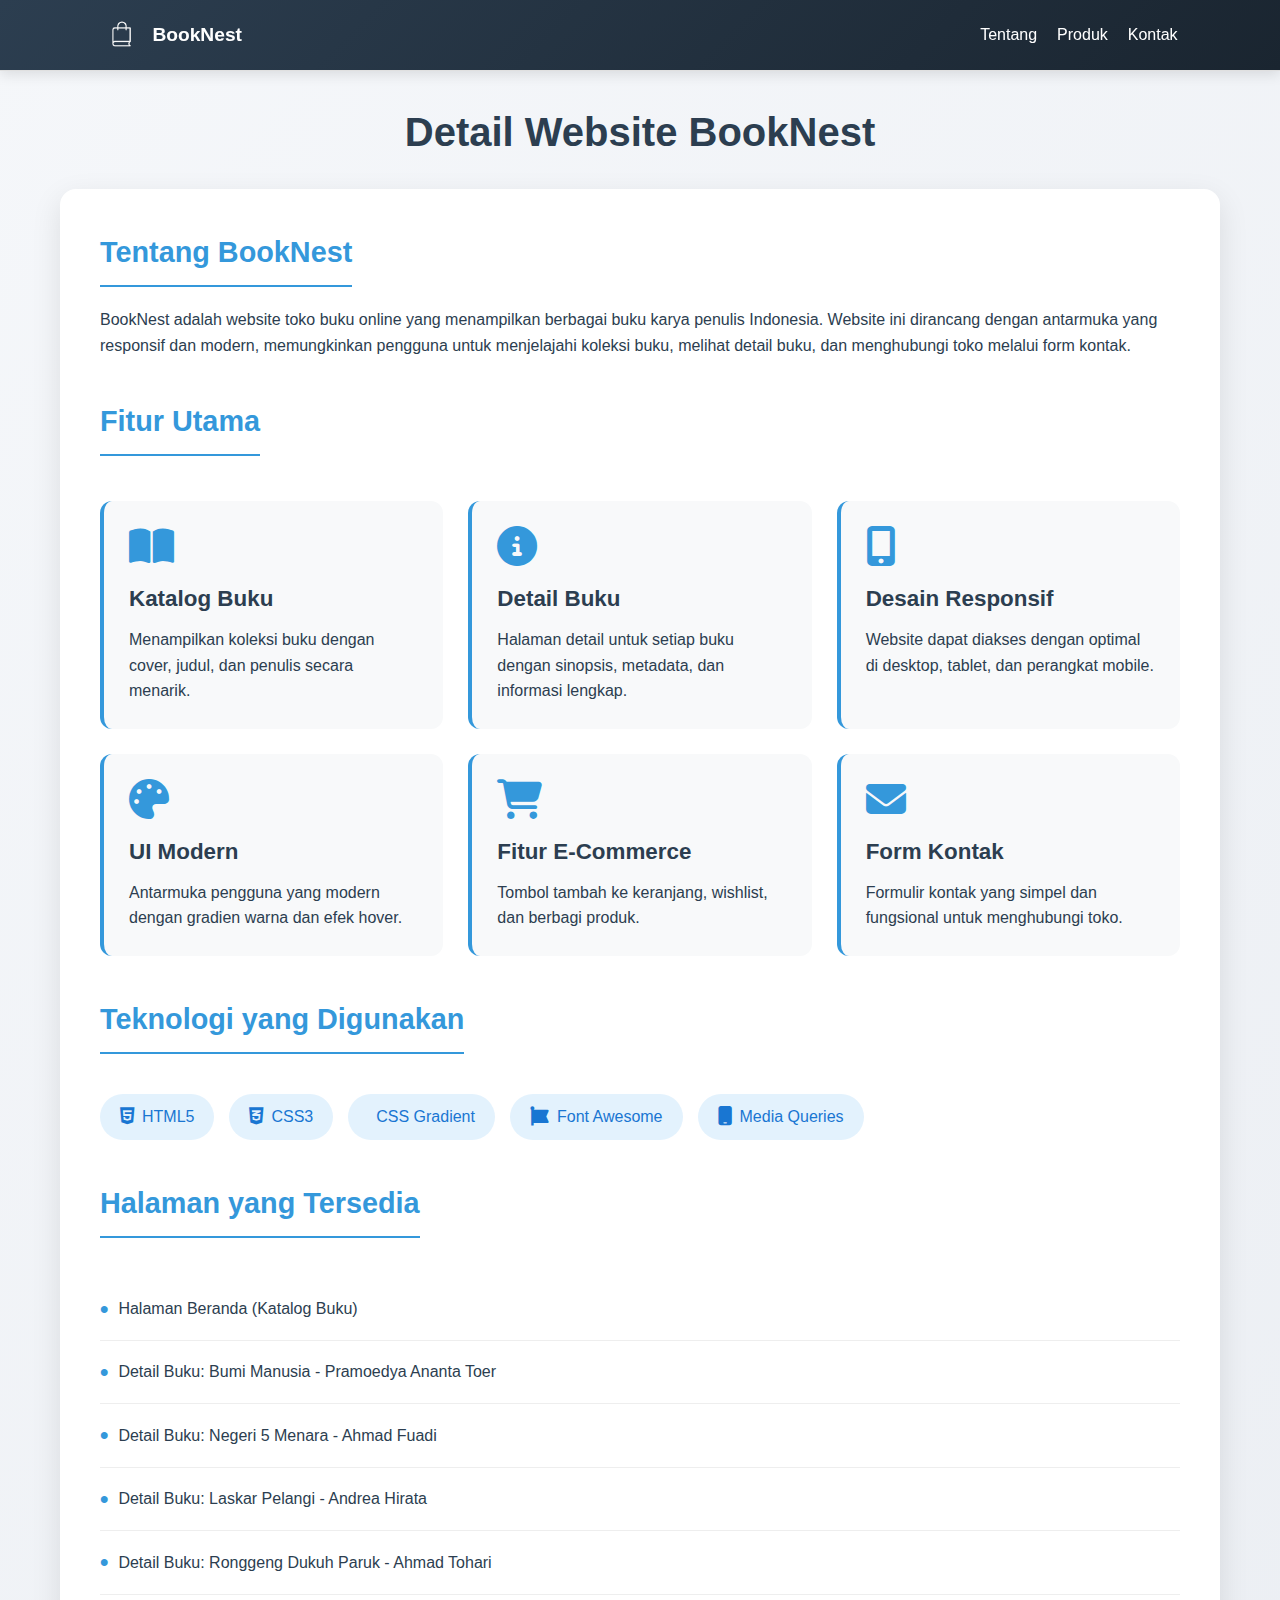
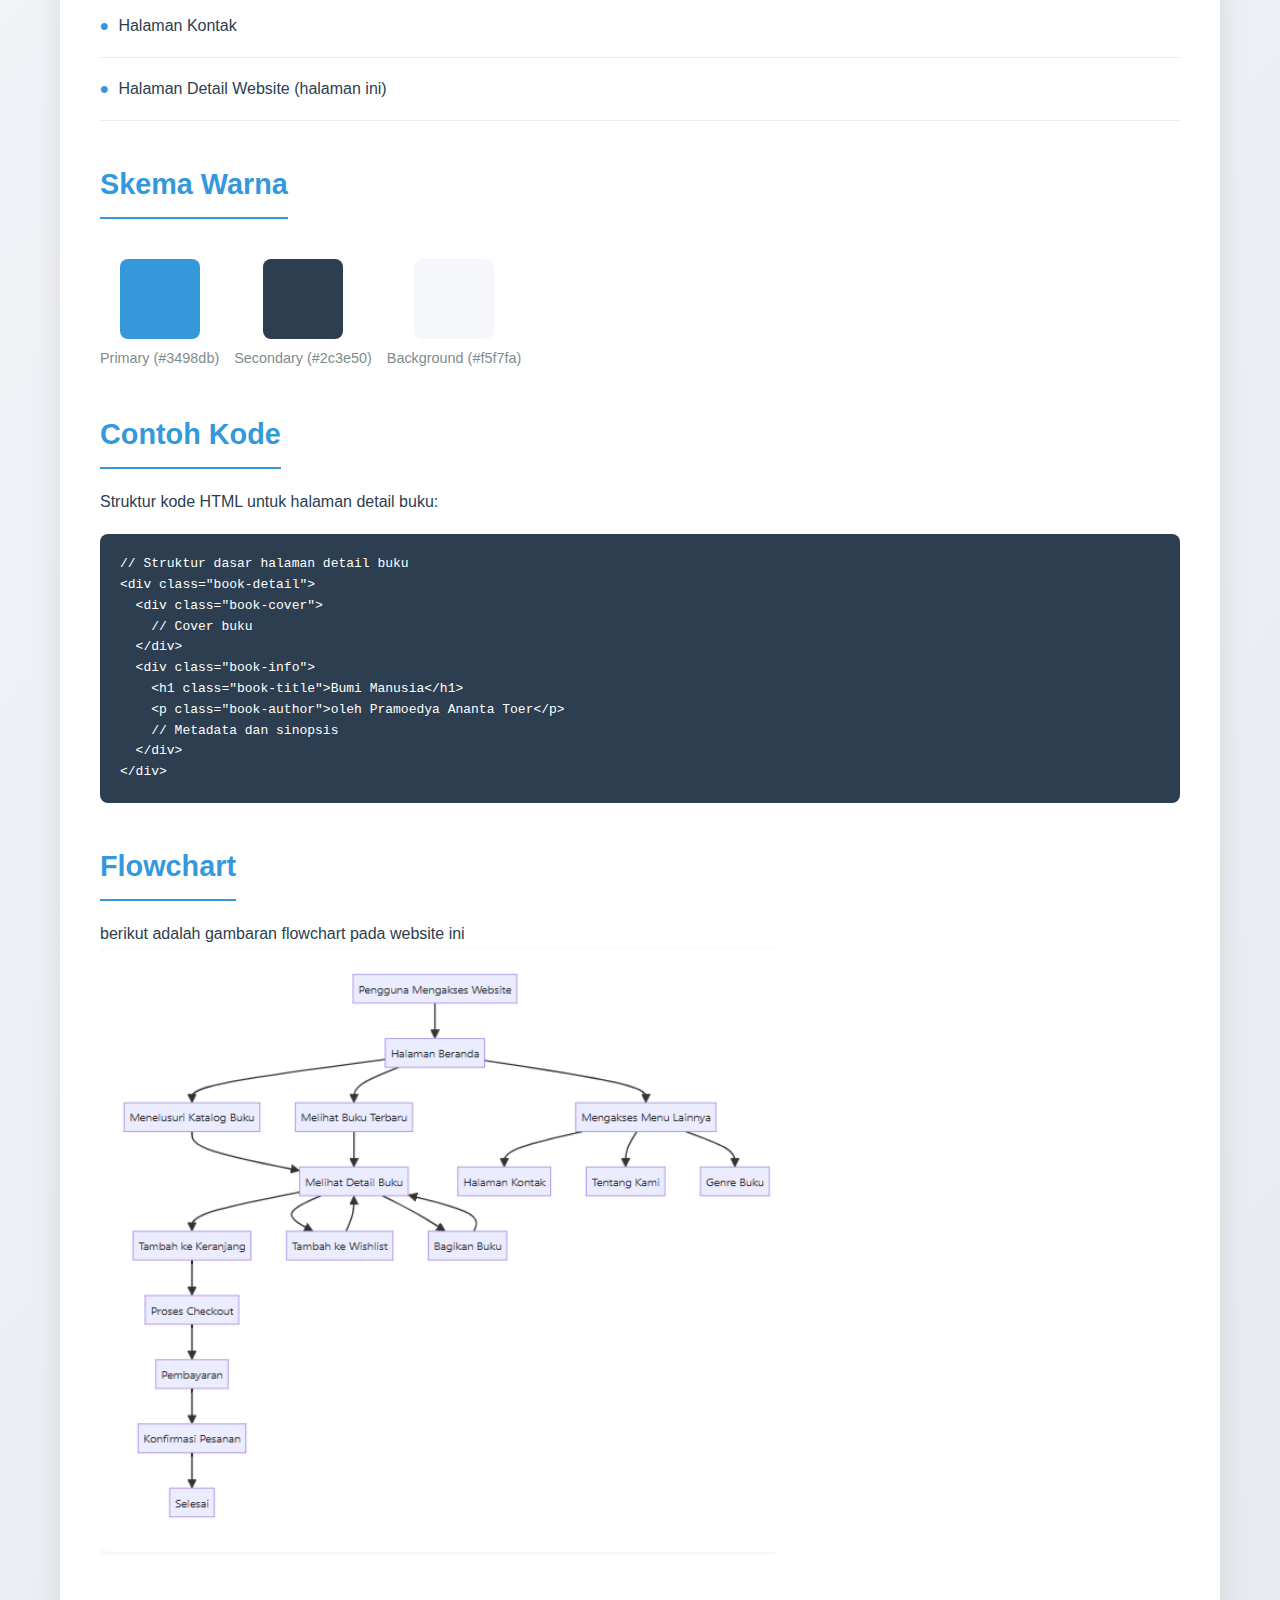
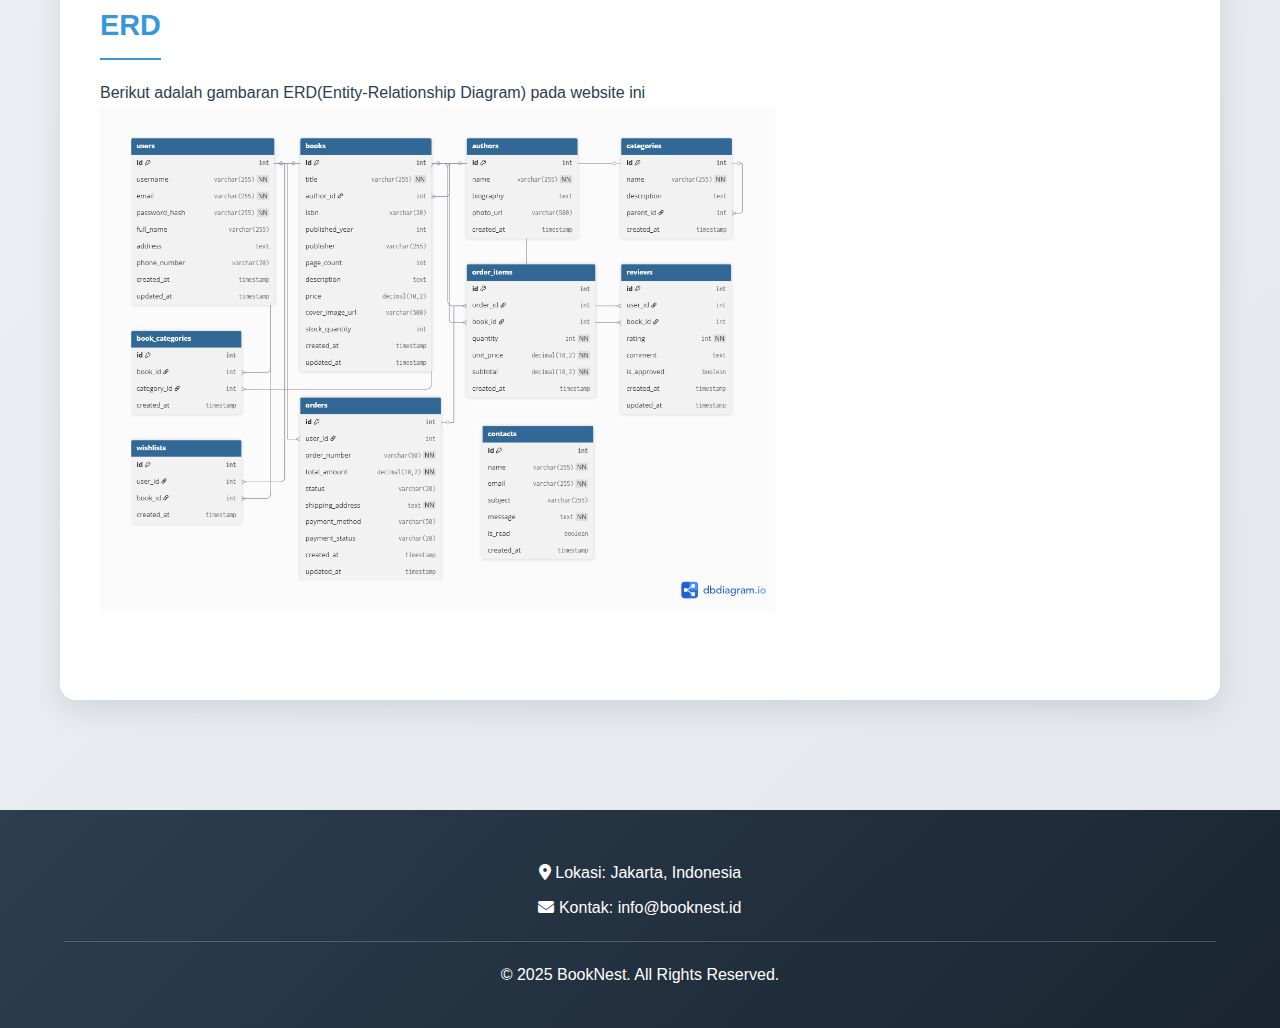
<file: detail-halaman.html>
<!DOCTYPE html>
<html lang="id">
<head>
    <meta charset="UTF-8">
    <meta name="viewport" content="width=device-width, initial-scale=1.0">
    <title>Detail Website - BookNest</title>
    <link rel="stylesheet" href="https://cdnjs.cloudflare.com/ajax/libs/font-awesome/6.4.0/css/all.min.css">
    <link rel="icon" href="assets/logo.png">
    <style>
        * {
            margin: 0;
            padding: 0;
            box-sizing: border-box;
            font-family: 'Segoe UI', Tahoma, Geneva, Verdana, sans-serif;
        }
        
        body {
            background: linear-gradient(135deg, #f5f7fa 0%, #e4e8ee 100%);
            color: #2c3e50;
            line-height: 1.6;
            min-height: 100vh;
        }
        
        .container {
            max-width: 1200px;
            margin: 0 auto;
            padding: 20px;
        }
        
        .navbar {
  display: flex;
  justify-content: space-between;
  align-items: center;
  padding: 15px 8%;
  backdrop-filter: blur(6px);
  position:fixed;
  top: 0;
  z-index: 1000;
  border-bottom: 1px solid #e0e0e0;
  box-shadow: 1px -7px 54px 1px rgba(0, 0, 0, 0.75);
  -webkit-box-shadow: 1px -7px 54px 1px rgba(0, 0, 0, 0.75);
  -moz-box-shadow: 1px -7px 54px 1px rgba(0, 0, 0, 0.75);
  background: linear-gradient(135deg, #2c3e50 0%, #1a2530 100%);
    color: white;
    box-shadow: 0 4px 12px rgba(0,0,0,0.1);
    width: 100%;
}

.logo-container {
  display: flex;
  align-items: center;
  text-decoration: none;
  color: #fff;
  font-weight: 700;
  font-size: 1.2rem;
}

.logo {
  width: 40px;
  margin-right: 10px;
}

.nav-links {
  list-style: none;
  display: flex;
  gap: 20px;
}

.nav-links a {
  text-decoration: none;
  color: #fff;
  font-weight: 500;
  transition: color 0.3s;
}

.nav-links a:hover {
  color: #0077cc;
}

        
        .page-title {
            text-align: center;
            margin-top: 80px;
            margin-bottom: 25px;
            font-size: 2.5rem;
            color: #2c3e50;
        }
        
        .website-detail {
            background: white;
            border-radius: 16px;
            padding: 40px;
            box-shadow: 0 10px 30px rgba(0,0,0,0.1);
            margin-bottom: 40px;
        }
        
        .section {
            margin-bottom: 40px;
        }
        
        .section-title {
            font-size: 1.8rem;
            color: #3498db;
            margin-bottom: 20px;
            padding-bottom: 10px;
            border-bottom: 2px solid #3498db;
            display: inline-block;
        }
        
        .feature-grid {
            display: grid;
            grid-template-columns: repeat(auto-fit, minmax(300px, 1fr));
            gap: 25px;
            margin: 25px 0;
        }
        
        .feature-card {
            background: #f8f9fa;
            padding: 25px;
            border-radius: 12px;
            transition: transform 0.3s;
            border-left: 4px solid #3498db;
        }
        
        .feature-card:hover {
            transform: translateY(-5px);
            box-shadow: 0 5px 15px rgba(0,0,0,0.1);
        }
        
        .feature-card i {
            font-size: 2.5rem;
            color: #3498db;
            margin-bottom: 15px;
        }
        
        .feature-card h3 {
            font-size: 1.4rem;
            margin-bottom: 10px;
            color: #2c3e50;
        }
        
        .tech-list {
            display: flex;
            flex-wrap: wrap;
            gap: 15px;
            margin: 20px 0;
        }
        
        .tech-item {
            background: #e3f2fd;
            padding: 10px 20px;
            border-radius: 50px;
            font-weight: 500;
            color: #1976d2;
            display: flex;
            align-items: center;
            gap: 8px;
        }
        
        .tech-item i {
            font-size: 1.2rem;
        }
        
        .page-list {
            list-style: none;
            margin: 20px 0;
        }
        
        .page-list li {
            padding: 12px 0;
            border-bottom: 1px solid #eee;
            display: flex;
            align-items: center;
            gap: 10px;
        }
        
        .page-list li:before {
            content: "•";
            color: #3498db;
            font-weight: bold;
            font-size: 1.5rem;
        }
        
        .color-palette {
            display: flex;
            flex-wrap: wrap;
            gap: 15px;
            margin: 20px 0;
        }
        
        .color-item {
            display: flex;
            flex-direction: column;
            align-items: center;
        }
        
        .color-box {
            width: 80px;
            height: 80px;
            border-radius: 8px;
            margin-bottom: 8px;
        }
        
        .color-name {
            font-size: 0.9rem;
            color: #7f8c8d;
        }
        
        .code-snippet {
            background: #2c3e50;
            color: white;
            padding: 20px;
            border-radius: 8px;
            margin: 20px 0;
            overflow-x: auto;
            font-family: monospace;
        }
        
        footer {
            background: linear-gradient(135deg, #2c3e50 0%, #1a2530 100%);
            color: white;
            padding: 40px 0;
            margin-top: 50px;
        }
        
        .footer-container {
            width: 90%;
            max-width: 1200px;
            margin: 0 auto;
            text-align: center;
        }
        
        .footer-info {
            margin-bottom: 20px;
        }
        
        .footer-info p {
            margin: 10px 0;
        }
        
        .copyright {
            margin-top: 20px;
            padding-top: 20px;
            border-top: 1px solid rgba(255, 255, 255, 0.2);
        }
        
        @media (max-width: 768px) {
            .header-container {
                flex-direction: column;
                gap: 15px;
            }
            
            nav ul {
                flex-wrap: wrap;
                justify-content: center;
            }
            
            .feature-grid {
                grid-template-columns: 1fr;
            }
            
            .tech-list {
                flex-direction: column;
            }
        }
    </style>
</head>
<body>
    <header>
        <nav class="navbar">
      <a href="#landing" class="logo-container">
        <img src="assets/logo.png" alt="Logo" class="logo">
        <span class="company-name">BookNest</span>
      </a>
      <ul class="nav-links">
        <li><a href="#profile">Tentang</a></li>
        <li><a href="#new-book">Produk</a></li>
        <li><a href="#contact">Kontak</a></li>
      </ul>
    </nav>
  </header>

    <div class="container">
        <h1 class="page-title">Detail Website BookNest</h1>
        
        <div class="website-detail">
            <div class="section">
                <h2 class="section-title">Tentang BookNest</h2>
                <p>BookNest adalah website toko buku online yang menampilkan berbagai buku karya penulis Indonesia. Website ini dirancang dengan antarmuka yang responsif dan modern, memungkinkan pengguna untuk menjelajahi koleksi buku, melihat detail buku, dan menghubungi toko melalui form kontak.</p>
            </div>
            
            <div class="section">
                <h2 class="section-title">Fitur Utama</h2>
                <div class="feature-grid">
                    <div class="feature-card">
                        <i class="fas fa-book-open"></i>
                        <h3>Katalog Buku</h3>
                        <p>Menampilkan koleksi buku dengan cover, judul, dan penulis secara menarik.</p>
                    </div>
                    
                    <div class="feature-card">
                        <i class="fas fa-info-circle"></i>
                        <h3>Detail Buku</h3>
                        <p>Halaman detail untuk setiap buku dengan sinopsis, metadata, dan informasi lengkap.</p>
                    </div>
                    
                    <div class="feature-card">
                        <i class="fas fa-mobile-alt"></i>
                        <h3>Desain Responsif</h3>
                        <p>Website dapat diakses dengan optimal di desktop, tablet, dan perangkat mobile.</p>
                    </div>
                    
                    <div class="feature-card">
                        <i class="fas fa-palette"></i>
                        <h3>UI Modern</h3>
                        <p>Antarmuka pengguna yang modern dengan gradien warna dan efek hover.</p>
                    </div>
                    
                    <div class="feature-card">
                        <i class="fas fa-shopping-cart"></i>
                        <h3>Fitur E-Commerce</h3>
                        <p>Tombol tambah ke keranjang, wishlist, dan berbagi produk.</p>
                    </div>
                    
                    <div class="feature-card">
                        <i class="fas fa-envelope"></i>
                        <h3>Form Kontak</h3>
                        <p>Formulir kontak yang simpel dan fungsional untuk menghubungi toko.</p>
                    </div>
                </div>
            </div>
            
            <div class="section">
                <h2 class="section-title">Teknologi yang Digunakan</h2>
                <div class="tech-list">
                    <div class="tech-item">
                        <i class="fab fa-html5"></i>
                        <span>HTML5</span>
                    </div>
                    <div class="tech-item">
                        <i class="fab fa-css3-alt"></i>
                        <span>CSS3</span>
                    </div>
                    <div class="tech-item">
                        <i class="fas fa-gradient"></i>
                        <span>CSS Gradient</span>
                    </div>
                    <div class="tech-item">
                        <i class="fab fa-font-awesome"></i>
                        <span>Font Awesome</span>
                    </div>
                    <div class="tech-item">
                        <i class="fas fa-mobile"></i>
                        <span>Media Queries</span>
                    </div>
                </div>
            </div>
            
            <div class="section">
                <h2 class="section-title">Halaman yang Tersedia</h2>
                <ul class="page-list">
                    <li>Halaman Beranda (Katalog Buku)</li>
                    <li>Detail Buku: Bumi Manusia - Pramoedya Ananta Toer</li>
                    <li>Detail Buku: Negeri 5 Menara - Ahmad Fuadi</li>
                    <li>Detail Buku: Laskar Pelangi - Andrea Hirata</li>
                    <li>Detail Buku: Ronggeng Dukuh Paruk - Ahmad Tohari</li>
                    <li>Halaman Kontak</li>
                    <li>Halaman Detail Website (halaman ini)</li>
                </ul>
            </div>
            
            <div class="section">
                <h2 class="section-title">Skema Warna</h2>
                <div class="color-palette">
                    <div class="color-item">
                        <div class="color-box" style="background: #3498db;"></div>
                        <span class="color-name">Primary (#3498db)</span>
                    </div>
                    <div class="color-item">
                        <div class="color-box" style="background: #2c3e50;"></div>
                        <span class="color-name">Secondary (#2c3e50)</span>
                    </div>
                    <div class="color-item">
                        <div class="color-box" style="background: #f5f7fa;"></div>
                        <span class="color-name">Background (#f5f7fa)</span>
                    </div>
                </div>
            </div>
            
            <div class="section">
                <h2 class="section-title">Contoh Kode</h2>
                <p>Struktur kode HTML untuk halaman detail buku:</p>
                <div class="code-snippet">
// Struktur dasar halaman detail buku<br>
&lt;div class="book-detail"&gt;<br>
&nbsp;&nbsp;&lt;div class="book-cover"&gt;<br>
&nbsp;&nbsp;&nbsp;&nbsp;// Cover buku<br>
&nbsp;&nbsp;&lt;/div&gt;<br>
&nbsp;&nbsp;&lt;div class="book-info"&gt;<br>
&nbsp;&nbsp;&nbsp;&nbsp;&lt;h1 class="book-title"&gt;Bumi Manusia&lt;/h1&gt;<br>
&nbsp;&nbsp;&nbsp;&nbsp;&lt;p class="book-author"&gt;oleh Pramoedya Ananta Toer&lt;/p&gt;<br>
&nbsp;&nbsp;&nbsp;&nbsp;// Metadata dan sinopsis<br>
&nbsp;&nbsp;&lt;/div&gt;<br>
&lt;/div&gt;
                </div>
            </div>
            <div class="section">
                <h2 class="section-title">Flowchart</h2>
                <p>berikut adalah gambaran flowchart pada website ini</p>
                <img src="assets/Flowchart-navigasi-pengguna.png" alt="flowchart" style="width: 75vh;">
            </div>
            <div class="section">
                <h2 class="section-title">ERD</h2>
                <p>Berikut adalah gambaran ERD(Entity-Relationship Diagram) pada website ini</p>
                <img src="assets/ERD.png" alt="ERD" style="width: 75vh;">
            </div>
        </div>
    </div>
    
    <footer>
        <div class="footer-container">
            <div class="footer-info">
                <p><i class="fas fa-map-marker-alt"></i> Lokasi: Jakarta, Indonesia</p>
                <p><i class="fas fa-envelope"></i> Kontak: info@booknest.id</p>
            </div>
            <div class="copyright">
                <p>© 2025 BookNest. All Rights Reserved.</p>
            </div>
        </div>
    </footer>
</body>
</html>
</file>
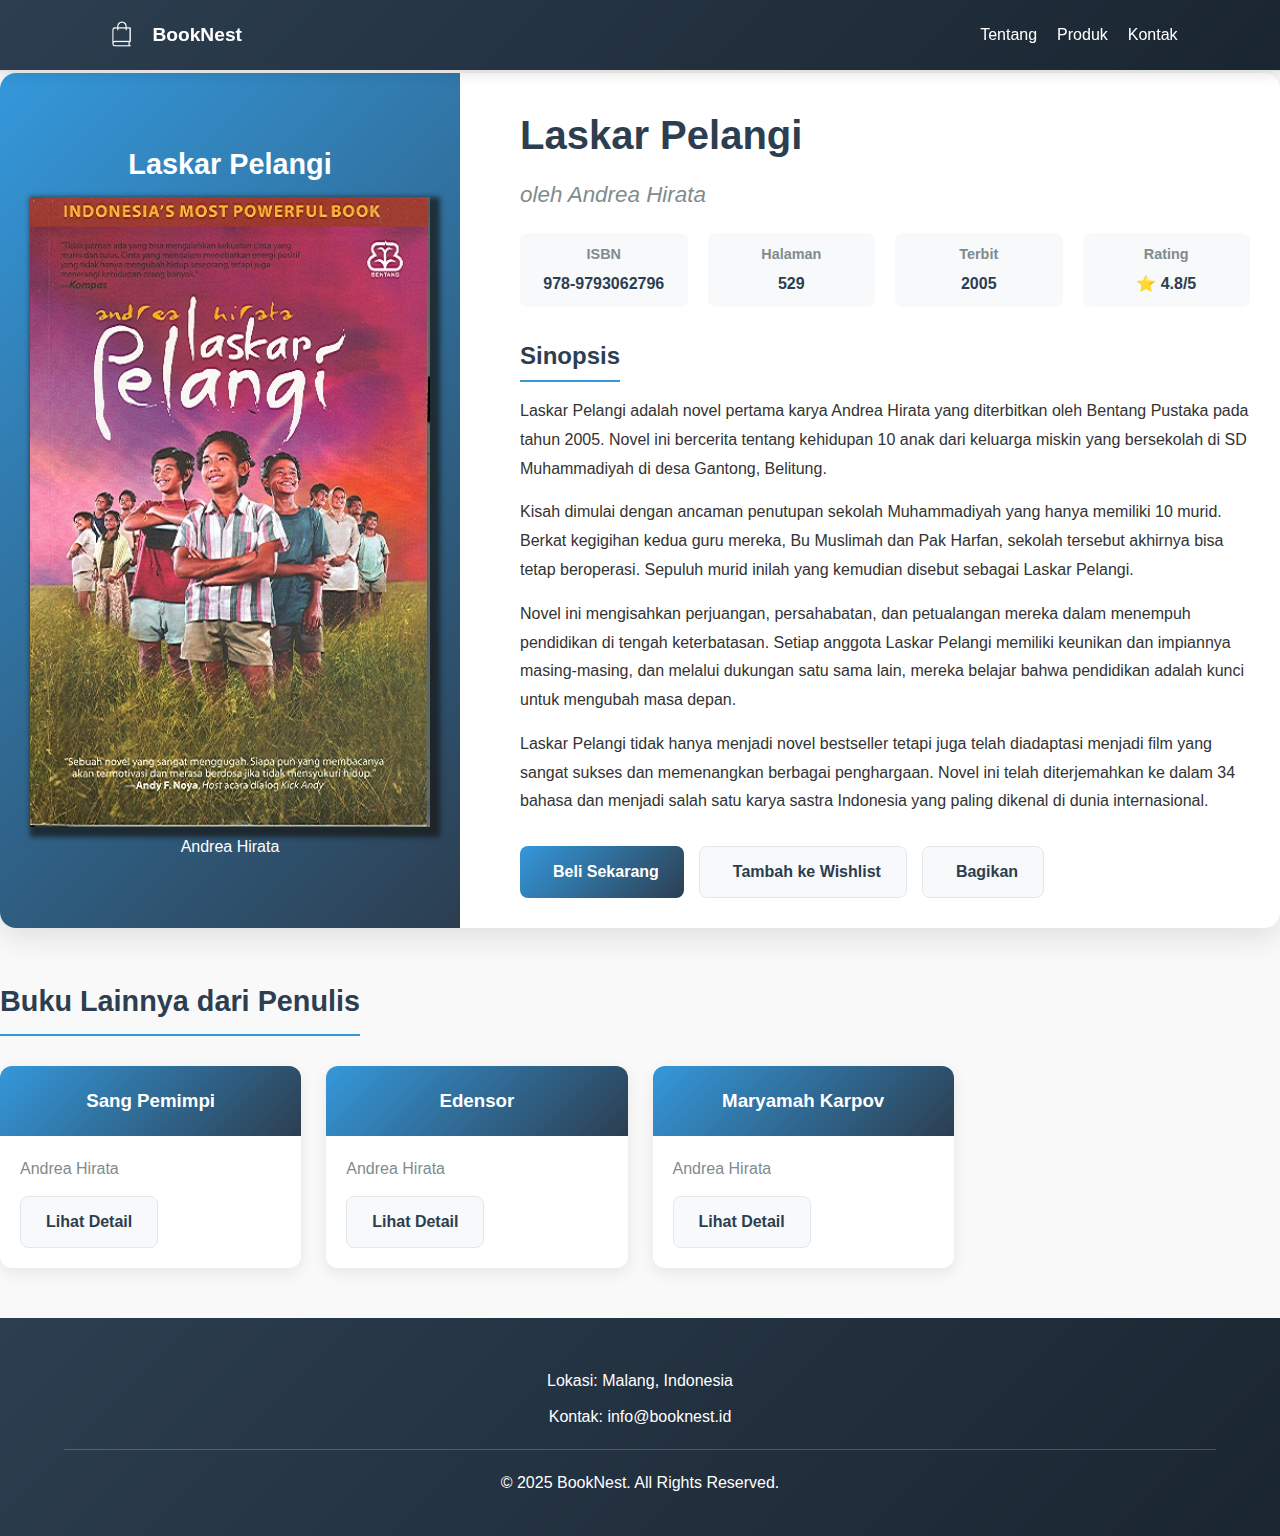
<file: buku-buku/laskar-pelangi.html>
<!DOCTYPE html>
<html lang="en">
<head>
    <meta charset="UTF-8">
    <meta name="viewport" content="width=device-width, initial-scale=1.0">
    <title>BookNest Marketplace</title>
    <link rel="icon" href="../assets/logo.png">
    <style>
        * {
  margin: 0;
  padding: 0;
  box-sizing: border-box;
  font-family: "Poppins", sans-serif;
}

html,body{
    scroll-behavior: smooth;
    height: 100%;
    background: #f9f9f9;
    color: #333;
    line-height: 1.6;
}

.page-wrapper {
    min-height: 100vh;
    display: flex;
    flex-direction: column;
}

/* Navbar */
.navbar {
  display: flex;
  justify-content: space-between;
  align-items: center;
  padding: 15px 8%;
  backdrop-filter: blur(6px);
  position:fixed;
  top: 0;
  z-index: 1000;
  border-bottom: 1px solid #e0e0e0;
  box-shadow: 1px -7px 54px 1px rgba(0, 0, 0, 0.75);
  -webkit-box-shadow: 1px -7px 54px 1px rgba(0, 0, 0, 0.75);
  -moz-box-shadow: 1px -7px 54px 1px rgba(0, 0, 0, 0.75);
  background: linear-gradient(135deg, #2c3e50 0%, #1a2530 100%);
    color: white;
    box-shadow: 0 4px 12px rgba(0,0,0,0.1);
    width: 100%;
}

.logo-container {
  display: flex;
  align-items: center;
  text-decoration: none;
  color: #fff;
  font-weight: 700;
  font-size: 1.2rem;
}

.logo {
  width: 40px;
  margin-right: 10px;
}

.nav-links {
  list-style: none;
  display: flex;
  gap: 20px;
}

.nav-links a {
  text-decoration: none;
  color: #fff;
  font-weight: 500;
  transition: color 0.3s;
}

.nav-links a:hover {
  color: #0077cc;
}

.breadcrumb {
            margin: 20px 0;
            font-size: 0.9rem;
            color: #7f8c8d;
        }
        
        .breadcrumb a {
            color: #3498db;
            text-decoration: none;
        }
        
        .breadcrumb a:hover {
            text-decoration: underline;
        }
        
        .book-detail {
            display: grid;
            grid-template-columns: 1fr 2fr;
            gap: 30px;
            margin: 30px 0;
            background: white;
            border-radius: 16px;
            overflow: hidden;
            box-shadow: 0 10px 30px rgba(0,0,0,0.1);
        }
        
        .book-cover {
            padding: 30px;
            display: flex;
            justify-content: center;
            align-items: center;
            background: linear-gradient(135deg, #3498db 0%, #2c3e50 100%);
        }
        
        .book-cover-content {
            text-align: center;
            color: white;
            
        }

        .book-cover img{
            width: 400px;
            box-shadow: 5px 5px 5px 5px rgb(25, 25, 25, 0.75);
        }
        
        .book-cover i {
            font-size: 8rem;
            margin-bottom: 20px;
        }
        
        .book-cover h2 {
            font-size: 1.8rem;
            margin-bottom: 10px;
        }
        
        .book-info {
            padding: 30px;
        }
        
        .book-title {
            font-size: 2.5rem;
            color: #2c3e50;
            margin-bottom: 10px;
        }
        
        .book-author {
            font-size: 1.4rem;
            color: #7f8c8d;
            margin-bottom: 20px;
            font-style: italic;
        }
        
        .book-meta {
            display: flex;
            gap: 20px;
            margin-bottom: 30px;
            flex-wrap: wrap;
        }
        
        .meta-item {
            background: #f8f9fa;
            padding: 10px 20px;
            border-radius: 8px;
            text-align: center;
            flex: 1;
            min-width: 120px;
        }
        
        .meta-item h4 {
            color: #7f8c8d;
            font-size: 0.9rem;
            margin-bottom: 5px;
        }
        
        .meta-item p {
            font-weight: 600;
            color: #2c3e50;
        }
        
        .book-description {
            margin-bottom: 30px;
        }
        
        .book-description h3 {
            font-size: 1.5rem;
            margin-bottom: 15px;
            color: #2c3e50;
            border-bottom: 2px solid #3498db;
            padding-bottom: 5px;
            display: inline-block;
        }
        
        .book-description p {
            line-height: 1.8;
            margin-bottom: 15px;
        }
        
        .action-buttons {
            display: flex;
            gap: 15px;
            margin-top: 30px;
            flex-wrap: wrap;
        }
        
        .btn {
            display: inline-flex;
            align-items: center;
            justify-content: center;
            padding: 12px 25px;
            border-radius: 8px;
            text-decoration: none;
            font-weight: 600;
            transition: all 0.3s ease;
            gap: 8px;
        }
        
        .btn-primary {
            background: linear-gradient(135deg, #3498db 0%, #2c3e50 100%);
            color: white;
        }
        
        .btn-primary:hover {
            transform: translateY(-3px);
            box-shadow: 0 5px 15px rgba(52, 152, 219, 0.4);
        }
        
        .btn-secondary {
            background: #f8f9fa;
            color: #2c3e50;
            border: 1px solid #e1e8ed;
        }
        
        .btn-secondary:hover {
            background: #e9ecef;
        }
        
        .related-books {
            margin: 50px 0;
        }
        
        .section-title {
            font-size: 1.8rem;
            color: #2c3e50;
            margin-bottom: 30px;
            padding-bottom: 10px;
            border-bottom: 2px solid #3498db;
            display: inline-block;
        }
        
        .books-grid {
            display: grid;
            grid-template-columns: repeat(auto-fill, minmax(250px, 1fr));
            gap: 25px;
        }
        
        .book-card {
            background: white;
            border-radius: 12px;
            overflow: hidden;
            box-shadow: 0 5px 15px rgba(0,0,0,0.08);
            transition: transform 0.3s;
        }
        
        .book-card:hover {
            transform: translateY(-5px);
            box-shadow: 0 10px 25px rgba(0,0,0,0.15);
        }
        
        .book-card-header {
            padding: 20px;
            background: linear-gradient(135deg, #3498db 0%, #2c3e50 100%);
            color: white;
            text-align: center;
        }
        
        .book-card-body {
            padding: 20px;
        }
        
        .book-card-title {
            font-size: 1.2rem;
            margin-bottom: 10px;
            color: #2c3e50;
        }
        
        .book-card-author {
            color: #7f8c8d;
            margin-bottom: 15px;
        }
        
        footer {
            background: linear-gradient(135deg, #2c3e50 0%, #1a2530 100%);
            color: white;
            padding: 40px 0;
            margin-top: 50px;
        }
        
        .footer-container {
            width: 90%;
            max-width: 1200px;
            margin: 0 auto;
            text-align: center;
        }
        
        .footer-info {
            margin-bottom: 20px;
        }
        
        .footer-info p {
            margin: 10px 0;
        }
        
        .copyright {
            margin-top: 20px;
            padding-top: 20px;
            border-top: 1px solid rgba(255, 255, 255, 0.2);
        }
             @media (max-width: 768px) {
    /* Layout utama untuk mobile */
    .book-detail {
        grid-template-columns: 1fr;
        gap: 20px;
    }
    
    /* Cover buku - tinggi maksimal 800px */
    .book-cover {
        padding: 20px;
        order: 2; /* Urutan kedua setelah judul */
        max-height: 800px;
        height: auto;
    }
    
    .book-cover i {
        font-size: 5rem;
        margin-bottom: 15px;
    }
    
    .book-cover h2 {
        font-size: 1.5rem;
    }
    
    /* Info buku - urutan pertama */
    .book-info {
        padding: 20px;
        order: 1;
    }
    
    .book-title {
        font-size: 2rem;
        text-align: center;
        margin-bottom: 10px;
    }
    
    .book-author {
        font-size: 1.2rem;
        text-align: center;
        margin-bottom: 25px;
    }
    
    /* Meta buku/statistik */
    .book-meta {
        order: 3;
        margin: 20px 0;
        gap: 15px;
    }
    
    .meta-item {
        min-width: calc(50% - 10px);
        flex: 0 0 calc(50% - 10px);
    }
    
    /* Sinopsis */
    .book-description {
        order: 4;
        margin-bottom: 25px;
    }
    
    .book-description h3 {
        font-size: 1.3rem;
        width: 100%;
        text-align: center;
    }
    
    /* Tombol aksi */
    .action-buttons {
        order: 5;
        flex-direction: column;
        gap: 12px;
    }
    
    .btn {
        width: 100%;
        justify-content: center;
    }
    
    /* Buku terkait */
    .related-books {
        order: 6;
        margin: 30px 0;
    }
    
    .section-title {
        font-size: 1.5rem;
        width: 100%;
        text-align: center;
    }
    
    .books-grid {
        grid-template-columns: 1fr;
        gap: 20px;
    }
    
    /* Header mobile */
    .header-container {
        flex-direction: column;
        gap: 15px;
        padding: 0 15px;
    }
    
    nav ul {
        flex-wrap: wrap;
        justify-content: center;
        gap: 10px;
    }
    
    /* Breadcrumb */
    .breadcrumb {
        padding: 0 15px;
        font-size: 0.8rem;
    }
    
    /* Footer mobile */
    .footer-container {
        padding: 0 15px;
    }
}

/* Media Query untuk Mobile Devices - PERBAIKAN */
@media (max-width: 768px) {
    /* Layout utama untuk mobile - PERBAIKAN URUTAN */
    .book-detail {
        grid-template-columns: 1fr;
        gap: 20px;
        display: flex;
        flex-direction: column;
    }
    
    /* JUDUL - Urutan 1 */
    .book-info {
        order: 1;
        padding: 20px;
    }
    
    .book-title {
        font-size: 2rem;
        text-align: center;
        margin-bottom: 10px;
    }
    
    .book-author {
        font-size: 1.2rem;
        text-align: center;
        margin-bottom: 15px;
    }
    
    /* COVER BUKU - Urutan 2 */
    .book-cover {
        order: 2;
        padding: 20px;
        max-height: 800px;
        height: auto;
    }
    
    .book-cover i {
        font-size: 5rem;
        margin-bottom: 15px;
    }
    
    .book-cover h2 {
        font-size: 1.5rem;
    }
    
    /* STATISTIK/META - Urutan 3 */
    .book-meta {
        order: 3;
        margin: 20px 0;
        gap: 15px;
    }
    
    .meta-item {
        min-width: calc(50% - 10px);
        flex: 0 0 calc(50% - 10px);
    }
    
    /* SINOPSIS - Urutan 4 */
    .book-description {
        order: 4;
        margin-bottom: 25px;
    }
    
    .book-description h3 {
        font-size: 1.3rem;
        width: 100%;
        text-align: center;
    }
    
    /* TOMBOL AKSI - Urutan 5 */
    .action-buttons {
        order: 5;
        flex-direction: column;
        gap: 12px;
        margin-top: 20px;
    }
    
    .btn {
        width: 100%;
        justify-content: center;
    }
    
    /* BUKU TERKAIT - Urutan 6 */
    .related-books {
        order: 6;
        margin: 30px 0;
    }
    
    .section-title {
        font-size: 1.5rem;
        width: 100%;
        text-align: center;
    }
    
    .books-grid {
        grid-template-columns: 1fr;
        gap: 20px;
    }
    
    /* Header mobile */
    .header-container {
        flex-direction: column;
        gap: 15px;
        padding: 0 15px;
    }
    
    nav ul {
        flex-wrap: wrap;
        justify-content: center;
        gap: 10px;
    }
    
    /* Breadcrumb */
    .breadcrumb {
        padding: 0 15px;
        font-size: 0.8rem;
        order: 0; /* Tetap di paling atas */
    }
    
    /* Footer mobile */
    .footer-container {
        padding: 0 15px;
    }
}

@media (max-width: 768px) {
    .book-detail {
        display: flex !important;
        flex-direction: column !important;
    }
    
    .book-info {
        order: 1 !important;
    }
    
    .book-cover {
        order: 2 !important;
    }
}
    </style>
</head>
<header>
    <nav class="navbar">
      <a href="../index.html" class="logo-container">
        <img src="../assets/logo.png" alt="Logo" class="logo">
        <span class="company-name">BookNest</span>
      </a>
      <ul class="nav-links">
        <li><a href="../index.html/#profile">Tentang</a></li>
        <li><a href="../index.html/#products">Produk</a></li>
        <li><a href="../index.html/#contact">Kontak</a></li>
      </ul>
    </nav>
  </header>
<body>
    <div class="container">
        <div class="breadcrumb">
            <a href="#">Beranda</a> > <a href="#">Katalog</a> > <a href="#">Fiksi</a> > Bumi Manusia
        </div>
        <div class="container">
        
            <div class="book-detail">
                <div class="book-cover">
                    <div class="book-cover-content">
                        <i class="fas fa-book"></i>
                        <h2>Laskar Pelangi</h2>
                        <img src="../assets/cover-laskar-pelangi.jpg" alt="cover-laskar-pelangi">
                        <p>Andrea Hirata</p>
                    </div>
                </div>
            
                <div class="book-info">
                    <h1 class="book-title">Laskar Pelangi</h1>
                    <p class="book-author">oleh Andrea Hirata</p>
                
                    <div class="book-meta">
                    <div class="meta-item">
                        <h4>ISBN</h4>
                        <p>978-9793062796</p>
                    </div>
                    <div class="meta-item">
                        <h4>Halaman</h4>
                        <p>529</p>
                    </div>
                    <div class="meta-item">
                        <h4>Terbit</h4>
                        <p>2005</p>
                    </div>
                    <div class="meta-item">
                        <h4>Rating</h4>
                        <p>⭐ 4.8/5</p>
                    </div>
                </div>
                
                    <div class="book-description">
                        <h3>Sinopsis</h3>
                        <p>Laskar Pelangi adalah novel pertama karya Andrea Hirata yang diterbitkan oleh Bentang Pustaka pada tahun 2005. Novel ini bercerita tentang kehidupan 10 anak dari keluarga miskin yang bersekolah di SD Muhammadiyah di desa Gantong, Belitung.</p>
                    
                    <p>Kisah dimulai dengan ancaman penutupan sekolah Muhammadiyah yang hanya memiliki 10 murid. Berkat kegigihan kedua guru mereka, Bu Muslimah dan Pak Harfan, sekolah tersebut akhirnya bisa tetap beroperasi. Sepuluh murid inilah yang kemudian disebut sebagai Laskar Pelangi.</p>
                    
                    <p>Novel ini mengisahkan perjuangan, persahabatan, dan petualangan mereka dalam menempuh pendidikan di tengah keterbatasan. Setiap anggota Laskar Pelangi memiliki keunikan dan impiannya masing-masing, dan melalui dukungan satu sama lain, mereka belajar bahwa pendidikan adalah kunci untuk mengubah masa depan.</p>
                    
                    <p>Laskar Pelangi tidak hanya menjadi novel bestseller tetapi juga telah diadaptasi menjadi film yang sangat sukses dan memenangkan berbagai penghargaan. Novel ini telah diterjemahkan ke dalam 34 bahasa dan menjadi salah satu karya sastra Indonesia yang paling dikenal di dunia internasional.</p>
                    </div>
                <div class="action-buttons">
                    <a href="#" class="btn btn-primary"><i class="fas fa-shopping-cart"></i> Beli Sekarang</a>
                    <a href="#" class="btn btn-secondary"><i class="fas fa-heart"></i> Tambah ke Wishlist</a>
                    <a href="#" class="btn btn-secondary"><i class="fas fa-share-alt"></i> Bagikan</a>
                </div>
            </div>
        </div>
        
        <div class="related-books">
            <h2 class="section-title">Buku Lainnya dari Penulis</h2>
            <div class="books-grid">
                <div class="book-card">
                    <div class="book-card-header">
                        <h3>Sang Pemimpi</h3>
                    </div>
                    <div class="book-card-body">
                        <p class="book-card-author">Andrea Hirata</p>
                        <a href="#" class="btn btn-secondary">Lihat Detail</a>
                    </div>
                </div>
                
                <div class="book-card">
                    <div class="book-card-header">
                        <h3>Edensor</h3>
                    </div>
                    <div class="book-card-body">
                        <p class="book-card-author">Andrea Hirata</p>
                        <a href="#" class="btn btn-secondary">Lihat Detail</a>
                    </div>
                </div>
                
                <div class="book-card">
                    <div class="book-card-header">
                        <h3>Maryamah Karpov</h3>
                    </div>
                    <div class="book-card-body">
                        <p class="book-card-author">Andrea Hirata</p>
                        <a href="#" class="btn btn-secondary">Lihat Detail</a>
                    </div>
                </div>
            </div>
        </div>
    </div>
    
    <footer>
        <div class="footer-container">
            <div class="footer-info">
                <p><i class="fas fa-map-marker-alt"></i> Lokasi: Malang, Indonesia</p>
                <p><i class="fas fa-envelope"></i> Kontak: info@booknest.id</p>
            </div>
            <div class="copyright">
                <p>© 2025 BookNest. All Rights Reserved.</p>
            </div>
        </div>
    </footer>
</body>
</html>
</file>
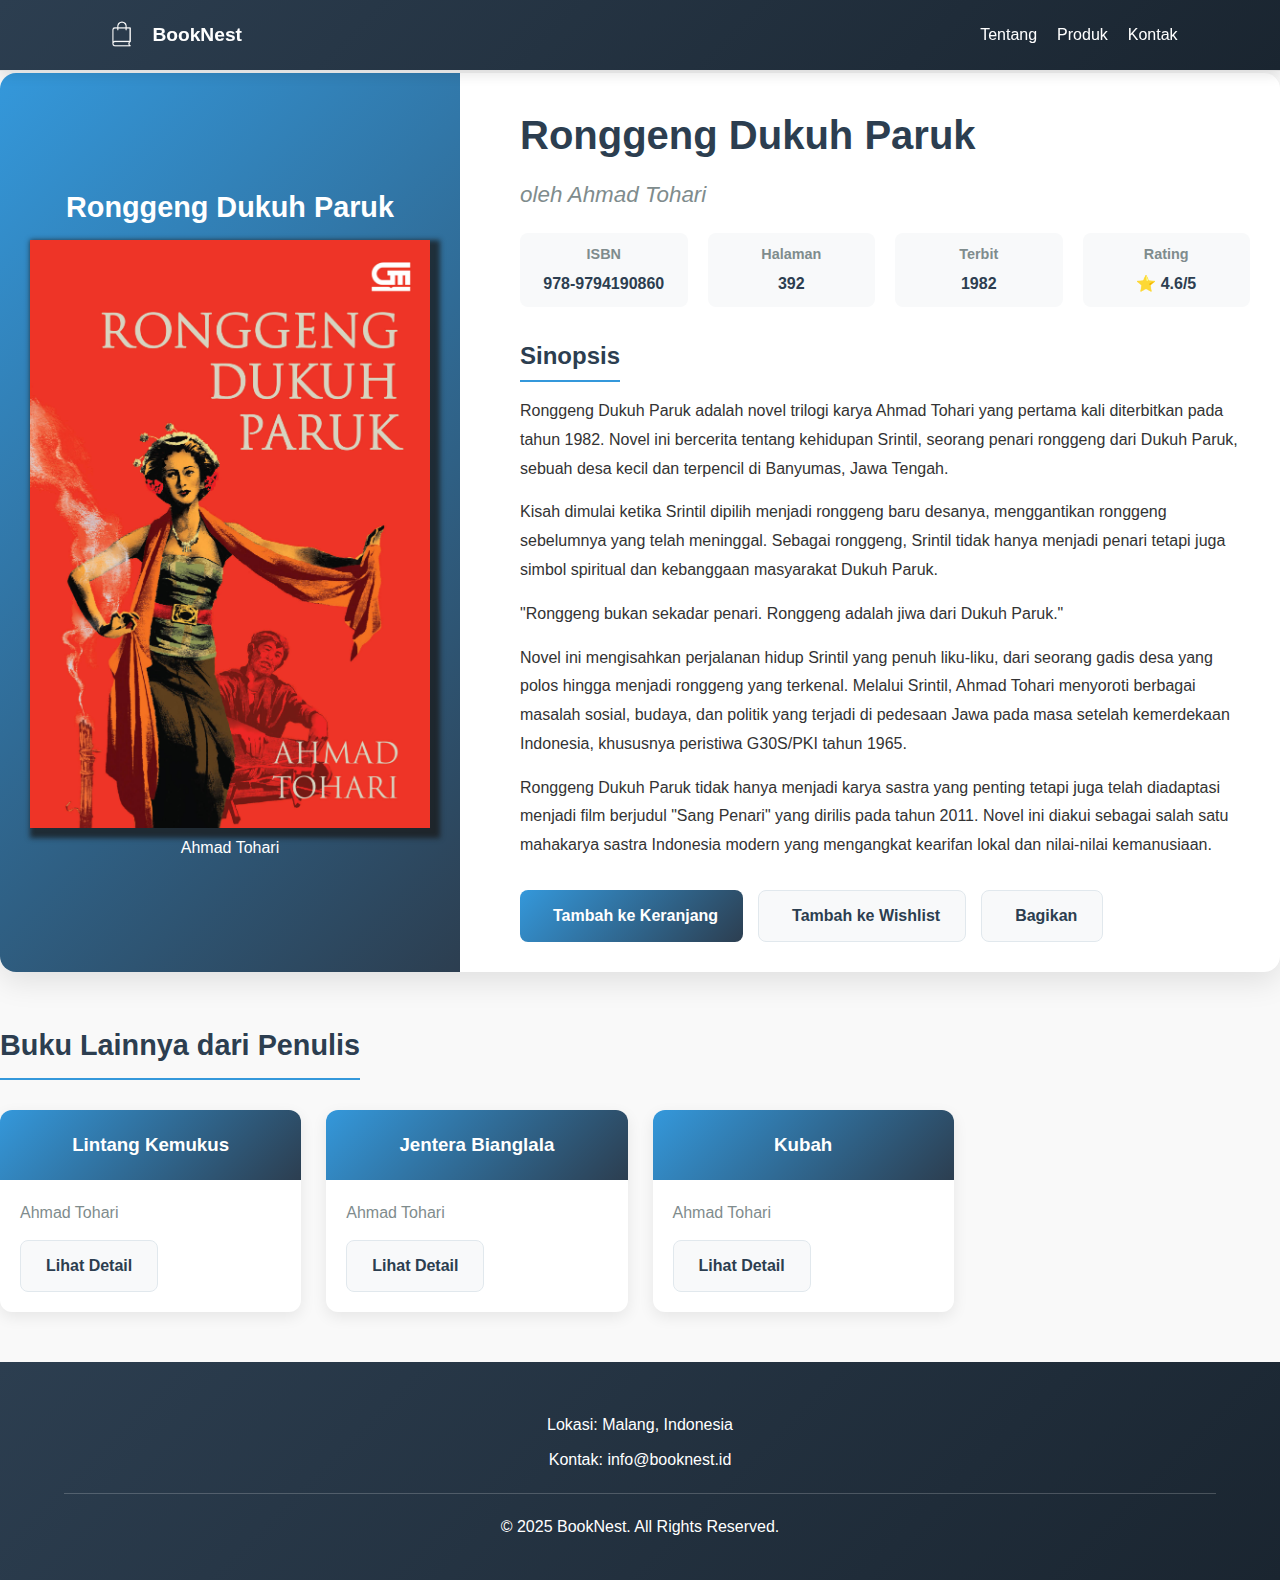
<file: buku-buku/ronggeng-dukuh-paruk.html>
<!DOCTYPE html>
<html lang="en">
<head>
    <meta charset="UTF-8">
    <meta name="viewport" content="width=device-width, initial-scale=1.0">
    <title>BookNest Marketplace</title>
    <link rel="icon" href="../assets/logo.png">
    <style>
        * {
  margin: 0;
  padding: 0;
  box-sizing: border-box;
  font-family: "Poppins", sans-serif;
}

html,body{
    scroll-behavior: smooth;
    height: 100%;
    background: #f9f9f9;
    color: #333;
    line-height: 1.6;
}

.page-wrapper {
    min-height: 100vh;
    display: flex;
    flex-direction: column;
}

/* Navbar */
.navbar {
  display: flex;
  justify-content: space-between;
  align-items: center;
  padding: 15px 8%;
  backdrop-filter: blur(6px);
  position:fixed;
  top: 0;
  z-index: 1000;
  border-bottom: 1px solid #e0e0e0;
  box-shadow: 1px -7px 54px 1px rgba(0, 0, 0, 0.75);
  -webkit-box-shadow: 1px -7px 54px 1px rgba(0, 0, 0, 0.75);
  -moz-box-shadow: 1px -7px 54px 1px rgba(0, 0, 0, 0.75);
  background: linear-gradient(135deg, #2c3e50 0%, #1a2530 100%);
    color: white;
    box-shadow: 0 4px 12px rgba(0,0,0,0.1);
    width: 100%;
}

.logo-container {
  display: flex;
  align-items: center;
  text-decoration: none;
  color: #fff;
  font-weight: 700;
  font-size: 1.2rem;
}

.logo {
  width: 40px;
  margin-right: 10px;
}

.nav-links {
  list-style: none;
  display: flex;
  gap: 20px;
}

.nav-links a {
  text-decoration: none;
  color: #fff;
  font-weight: 500;
  transition: color 0.3s;
}

.nav-links a:hover {
  color: #0077cc;
}

.breadcrumb {
            margin: 20px 0;
            font-size: 0.9rem;
            color: #7f8c8d;
        }
        
        .breadcrumb a {
            color: #3498db;
            text-decoration: none;
        }
        
        .breadcrumb a:hover {
            text-decoration: underline;
        }
        
        .book-detail {
            display: grid;
            grid-template-columns: 1fr 2fr;
            gap: 30px;
            margin: 30px 0;
            background: white;
            border-radius: 16px;
            overflow: hidden;
            box-shadow: 0 10px 30px rgba(0,0,0,0.1);
        }
        
        .book-cover {
            padding: 30px;
            display: flex;
            justify-content: center;
            align-items: center;
            background: linear-gradient(135deg, #3498db 0%, #2c3e50 100%);
        }
        
        .book-cover-content {
            text-align: center;
            color: white;
            
        }

        .book-cover-content img{
            box-shadow: 5px 5px 5px 5px rgb(25, 25, 25, 0.75);
            width: 400px;
        }
        
        .book-cover i {
            font-size: 8rem;
            margin-bottom: 20px;
        }
        
        .book-cover h2 {
            font-size: 1.8rem;
            margin-bottom: 10px;
        }
        
        .book-info {
            padding: 30px;
        }
        
        .book-title {
            font-size: 2.5rem;
            color: #2c3e50;
            margin-bottom: 10px;
        }
        
        .book-author {
            font-size: 1.4rem;
            color: #7f8c8d;
            margin-bottom: 20px;
            font-style: italic;
        }
        
        .book-meta {
            display: flex;
            gap: 20px;
            margin-bottom: 30px;
            flex-wrap: wrap;
        }
        
        .meta-item {
            background: #f8f9fa;
            padding: 10px 20px;
            border-radius: 8px;
            text-align: center;
            flex: 1;
            min-width: 120px;
        }
        
        .meta-item h4 {
            color: #7f8c8d;
            font-size: 0.9rem;
            margin-bottom: 5px;
        }
        
        .meta-item p {
            font-weight: 600;
            color: #2c3e50;
        }
        
        .book-description {
            margin-bottom: 30px;
        }
        
        .book-description h3 {
            font-size: 1.5rem;
            margin-bottom: 15px;
            color: #2c3e50;
            border-bottom: 2px solid #3498db;
            padding-bottom: 5px;
            display: inline-block;
        }
        
        .book-description p {
            line-height: 1.8;
            margin-bottom: 15px;
        }
        
        .action-buttons {
            display: flex;
            gap: 15px;
            margin-top: 30px;
            flex-wrap: wrap;
        }
        
        .btn {
            display: inline-flex;
            align-items: center;
            justify-content: center;
            padding: 12px 25px;
            border-radius: 8px;
            text-decoration: none;
            font-weight: 600;
            transition: all 0.3s ease;
            gap: 8px;
        }
        
        .btn-primary {
            background: linear-gradient(135deg, #3498db 0%, #2c3e50 100%);
            color: white;
        }
        
        .btn-primary:hover {
            transform: translateY(-3px);
            box-shadow: 0 5px 15px rgba(52, 152, 219, 0.4);
        }
        
        .btn-secondary {
            background: #f8f9fa;
            color: #2c3e50;
            border: 1px solid #e1e8ed;
        }
        
        .btn-secondary:hover {
            background: #e9ecef;
        }
        
        .related-books {
            margin: 50px 0;
        }
        
        .section-title {
            font-size: 1.8rem;
            color: #2c3e50;
            margin-bottom: 30px;
            padding-bottom: 10px;
            border-bottom: 2px solid #3498db;
            display: inline-block;
        }
        
        .books-grid {
            display: grid;
            grid-template-columns: repeat(auto-fill, minmax(250px, 1fr));
            gap: 25px;
        }
        
        .book-card {
            background: white;
            border-radius: 12px;
            overflow: hidden;
            box-shadow: 0 5px 15px rgba(0,0,0,0.08);
            transition: transform 0.3s;
        }
        
        .book-card:hover {
            transform: translateY(-5px);
            box-shadow: 0 10px 25px rgba(0,0,0,0.15);
        }
        
        .book-card-header {
            padding: 20px;
            background: linear-gradient(135deg, #3498db 0%, #2c3e50 100%);
            color: white;
            text-align: center;
        }
        
        .book-card-body {
            padding: 20px;
        }
        
        .book-card-title {
            font-size: 1.2rem;
            margin-bottom: 10px;
            color: #2c3e50;
        }
        
        .book-card-author {
            color: #7f8c8d;
            margin-bottom: 15px;
        }
        
        footer {
            background: linear-gradient(135deg, #2c3e50 0%, #1a2530 100%);
            color: white;
            padding: 40px 0;
            margin-top: 50px;
        }
        
        .footer-container {
            width: 90%;
            max-width: 1200px;
            margin: 0 auto;
            text-align: center;
        }
        
        .footer-info {
            margin-bottom: 20px;
        }
        
        .footer-info p {
            margin: 10px 0;
        }
        
        .copyright {
            margin-top: 20px;
            padding-top: 20px;
            border-top: 1px solid rgba(255, 255, 255, 0.2);
        }
             @media (max-width: 768px) {
    /* Layout utama untuk mobile */
    .book-detail {
        grid-template-columns: 1fr;
        gap: 20px;
    }
    
    /* Cover buku - tinggi maksimal 800px */
    .book-cover {
        padding: 20px;
        order: 2; /* Urutan kedua setelah judul */
        max-height: 800px;
        height: auto;
    }
    
    .book-cover i {
        font-size: 5rem;
        margin-bottom: 15px;
    }
    
    .book-cover h2 {
        font-size: 1.5rem;
    }
    
    /* Info buku - urutan pertama */
    .book-info {
        padding: 20px;
        order: 1;
    }
    
    .book-title {
        font-size: 2rem;
        text-align: center;
        margin-bottom: 10px;
    }
    
    .book-author {
        font-size: 1.2rem;
        text-align: center;
        margin-bottom: 25px;
    }
    
    /* Meta buku/statistik */
    .book-meta {
        order: 3;
        margin: 20px 0;
        gap: 15px;
    }
    
    .meta-item {
        min-width: calc(50% - 10px);
        flex: 0 0 calc(50% - 10px);
    }
    
    /* Sinopsis */
    .book-description {
        order: 4;
        margin-bottom: 25px;
    }
    
    .book-description h3 {
        font-size: 1.3rem;
        width: 100%;
        text-align: center;
    }
    
    /* Tombol aksi */
    .action-buttons {
        order: 5;
        flex-direction: column;
        gap: 12px;
    }
    
    .btn {
        width: 100%;
        justify-content: center;
    }
    
    /* Buku terkait */
    .related-books {
        order: 6;
        margin: 30px 0;
    }
    
    .section-title {
        font-size: 1.5rem;
        width: 100%;
        text-align: center;
    }
    
    .books-grid {
        grid-template-columns: 1fr;
        gap: 20px;
    }
    
    /* Header mobile */
    .header-container {
        flex-direction: column;
        gap: 15px;
        padding: 0 15px;
    }
    
    nav ul {
        flex-wrap: wrap;
        justify-content: center;
        gap: 10px;
    }
    
    /* Breadcrumb */
    .breadcrumb {
        padding: 0 15px;
        font-size: 0.8rem;
    }
    
    /* Footer mobile */
    .footer-container {
        padding: 0 15px;
    }
}

/* Media Query untuk Mobile Devices - PERBAIKAN */
@media (max-width: 768px) {
    /* Layout utama untuk mobile - PERBAIKAN URUTAN */
    .book-detail {
        grid-template-columns: 1fr;
        gap: 20px;
        display: flex;
        flex-direction: column;
    }
    
    /* JUDUL - Urutan 1 */
    .book-info {
        order: 1;
        padding: 20px;
    }
    
    .book-title {
        font-size: 2rem;
        text-align: center;
        margin-bottom: 10px;
    }
    
    .book-author {
        font-size: 1.2rem;
        text-align: center;
        margin-bottom: 15px;
    }
    
    /* COVER BUKU - Urutan 2 */
    .book-cover {
        order: 2;
        padding: 20px;
        max-height: 800px;
        height: auto;
    }
    
    .book-cover i {
        font-size: 5rem;
        margin-bottom: 15px;
    }
    
    .book-cover h2 {
        font-size: 1.5rem;
    }
    
    /* STATISTIK/META - Urutan 3 */
    .book-meta {
        order: 3;
        margin: 20px 0;
        gap: 15px;
    }
    
    .meta-item {
        min-width: calc(50% - 10px);
        flex: 0 0 calc(50% - 10px);
    }
    
    /* SINOPSIS - Urutan 4 */
    .book-description {
        order: 4;
        margin-bottom: 25px;
    }
    
    .book-description h3 {
        font-size: 1.3rem;
        width: 100%;
        text-align: center;
    }
    
    /* TOMBOL AKSI - Urutan 5 */
    .action-buttons {
        order: 5;
        flex-direction: column;
        gap: 12px;
        margin-top: 20px;
    }
    
    .btn {
        width: 100%;
        justify-content: center;
    }
    
    /* BUKU TERKAIT - Urutan 6 */
    .related-books {
        order: 6;
        margin: 30px 0;
    }
    
    .section-title {
        font-size: 1.5rem;
        width: 100%;
        text-align: center;
    }
    
    .books-grid {
        grid-template-columns: 1fr;
        gap: 20px;
    }
    
    /* Header mobile */
    .header-container {
        flex-direction: column;
        gap: 15px;
        padding: 0 15px;
    }
    
    nav ul {
        flex-wrap: wrap;
        justify-content: center;
        gap: 10px;
    }
    
    /* Breadcrumb */
    .breadcrumb {
        padding: 0 15px;
        font-size: 0.8rem;
        order: 0; /* Tetap di paling atas */
    }
    
    /* Footer mobile */
    .footer-container {
        padding: 0 15px;
    }
}

@media (max-width: 768px) {
    .book-detail {
        display: flex !important;
        flex-direction: column !important;
    }
    
    .book-info {
        order: 1 !important;
    }
    
    .book-cover {
        order: 2 !important;
    }
}
    </style>
</head>
<header>
    <nav class="navbar">
      <a href="../index.html" class="logo-container">
        <img src="../assets/logo.png" alt="Logo" class="logo">
        <span class="company-name">BookNest</span>
      </a>
      <ul class="nav-links">
        <li><a href="../index.html/#profile">Tentang</a></li>
        <li><a href="../index.html/#products">Produk</a></li>
        <li><a href="../index.html/#contact">Kontak</a></li>
      </ul>
    </nav>
  </header>
<body>
    <div class="container">
        <div class="breadcrumb">
            <a href="#">Beranda</a> > <a href="#">Katalog</a> > <a href="#">Fiksi Sastra</a> > Ronggeng Dukuh Paruk
        </div>
        
        <div class="book-detail">
            <div class="book-cover">
                <div class="book-cover-content">
                    <i class="fas fa-book"></i>
                    <h2>Ronggeng Dukuh Paruk</h2>
                    <img src="../assets/cover-ronggeng-dukuh-paruk.jpg" alt="cover-ronggeng-dukuh-paruh">
                    <p>Ahmad Tohari</p>
                </div>
            </div>
            
            <div class="book-info">
                <h1 class="book-title">Ronggeng Dukuh Paruk</h1>
                <p class="book-author">oleh Ahmad Tohari</p>
                
                <div class="book-meta">
                    <div class="meta-item">
                        <h4>ISBN</h4>
                        <p>978-9794190860</p>
                    </div>
                    <div class="meta-item">
                        <h4>Halaman</h4>
                        <p>392</p>
                    </div>
                    <div class="meta-item">
                        <h4>Terbit</h4>
                        <p>1982</p>
                    </div>
                    <div class="meta-item">
                        <h4>Rating</h4>
                        <p>⭐ 4.6/5</p>
                    </div>
                </div>
                
                <div class="book-description">
                    <h3>Sinopsis</h3>
                    <p>Ronggeng Dukuh Paruk adalah novel trilogi karya Ahmad Tohari yang pertama kali diterbitkan pada tahun 1982. Novel ini bercerita tentang kehidupan Srintil, seorang penari ronggeng dari Dukuh Paruk, sebuah desa kecil dan terpencil di Banyumas, Jawa Tengah.</p>
                    
                    <p>Kisah dimulai ketika Srintil dipilih menjadi ronggeng baru desanya, menggantikan ronggeng sebelumnya yang telah meninggal. Sebagai ronggeng, Srintil tidak hanya menjadi penari tetapi juga simbol spiritual dan kebanggaan masyarakat Dukuh Paruk.</p>
                    
                    <div class="quote">
                        <p>"Ronggeng bukan sekadar penari. Ronggeng adalah jiwa dari Dukuh Paruk."</p>
                    </div>
                    
                    <p>Novel ini mengisahkan perjalanan hidup Srintil yang penuh liku-liku, dari seorang gadis desa yang polos hingga menjadi ronggeng yang terkenal. Melalui Srintil, Ahmad Tohari menyoroti berbagai masalah sosial, budaya, dan politik yang terjadi di pedesaan Jawa pada masa setelah kemerdekaan Indonesia, khususnya peristiwa G30S/PKI tahun 1965.</p>
                    
                    <p>Ronggeng Dukuh Paruk tidak hanya menjadi karya sastra yang penting tetapi juga telah diadaptasi menjadi film berjudul "Sang Penari" yang dirilis pada tahun 2011. Novel ini diakui sebagai salah satu mahakarya sastra Indonesia modern yang mengangkat kearifan lokal dan nilai-nilai kemanusiaan.</p>
                </div>
                <div class="action-buttons">
                    <a href="#" class="btn btn-primary"><i class="fas fa-shopping-cart"></i> Tambah ke Keranjang</a>
                    <a href="#" class="btn btn-secondary"><i class="fas fa-heart"></i> Tambah ke Wishlist</a>
                    <a href="#" class="btn btn-secondary"><i class="fas fa-share-alt"></i> Bagikan</a>
                </div>
            </div>
        </div>
        
        <div class="related-books">
            <h2 class="section-title">Buku Lainnya dari Penulis</h2>
            <div class="books-grid">
                <div class="book-card">
                    <div class="book-card-header">
                        <h3>Lintang Kemukus</h3>
                    </div>
                    <div class="book-card-body">
                        <p class="book-card-author">Ahmad Tohari</p>
                        <a href="#" class="btn btn-secondary">Lihat Detail</a>
                    </div>
                </div>
                
                <div class="book-card">
                    <div class="book-card-header">
                        <h3>Jentera Bianglala</h3>
                    </div>
                    <div class="book-card-body">
                        <p class="book-card-author">Ahmad Tohari</p>
                        <a href="#" class="btn btn-secondary">Lihat Detail</a>
                    </div>
                </div>
                
                <div class="book-card">
                    <div class="book-card-header">
                        <h3>Kubah</h3>
                    </div>
                    <div class="book-card-body">
                        <p class="book-card-author">Ahmad Tohari</p>
                        <a href="#" class="btn btn-secondary">Lihat Detail</a>
                    </div>
                </div>
            </div>
        </div>
    </div>
    <footer>
        <div class="footer-container">
            <div class="footer-info">
                <p><i class="fas fa-map-marker-alt"></i> Lokasi: Malang, Indonesia</p>
                <p><i class="fas fa-envelope"></i> Kontak: info@booknest.id</p>
            </div>
            <div class="copyright">
                <p>© 2025 BookNest. All Rights Reserved.</p>
            </div>
        </div>
    </footer>
</body>
</html>
</file>
